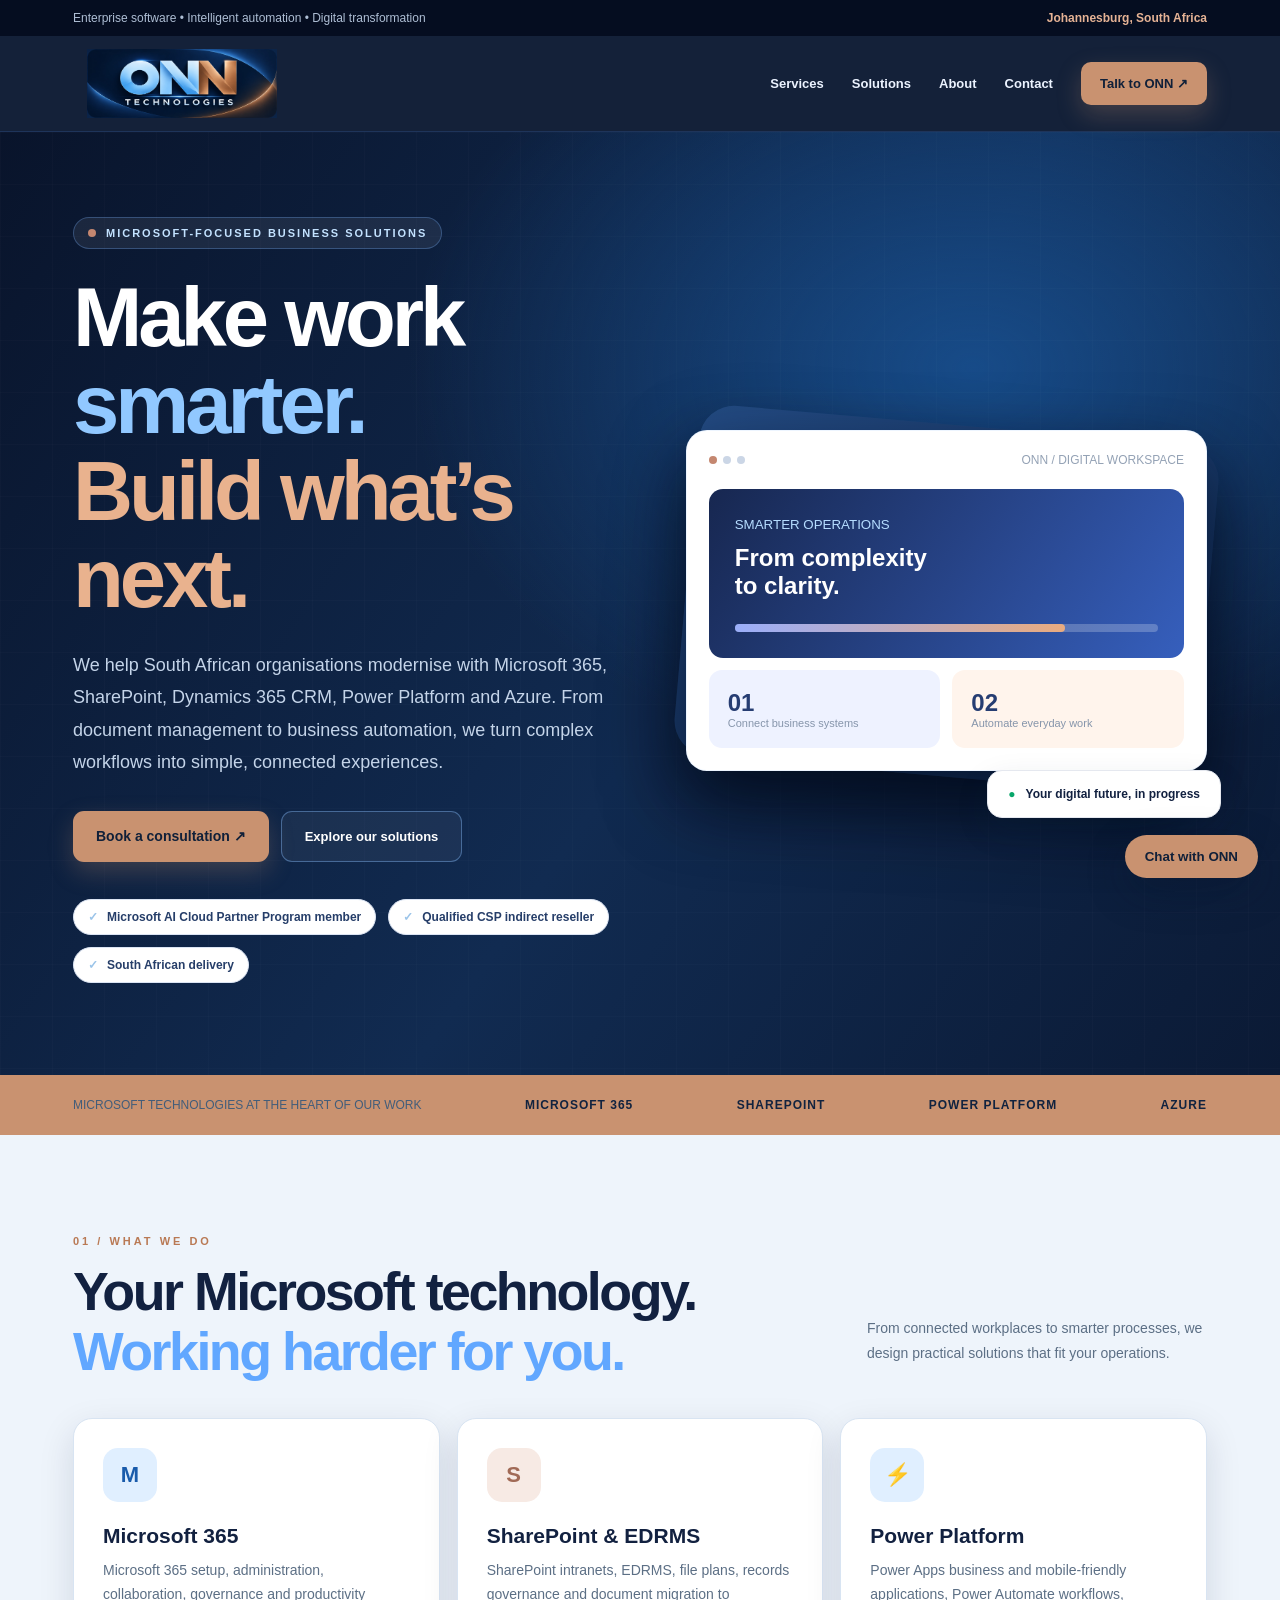
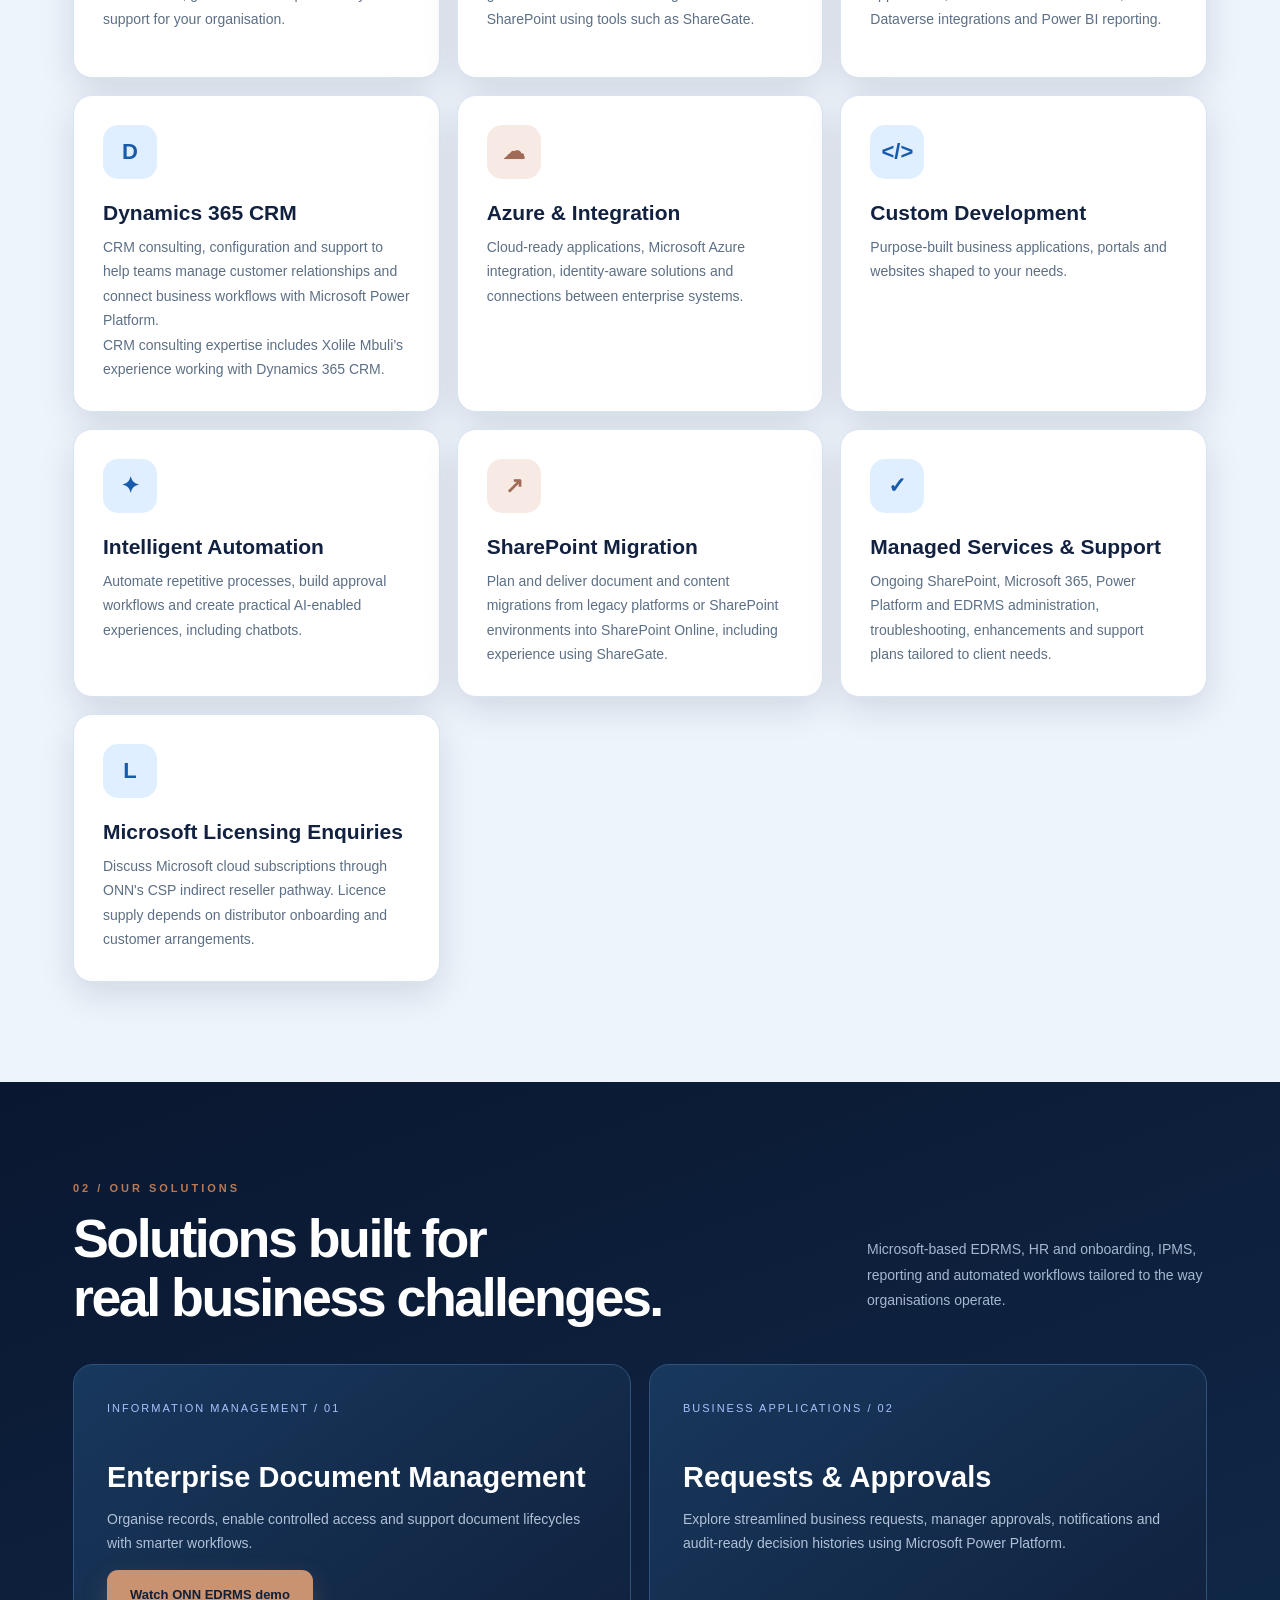
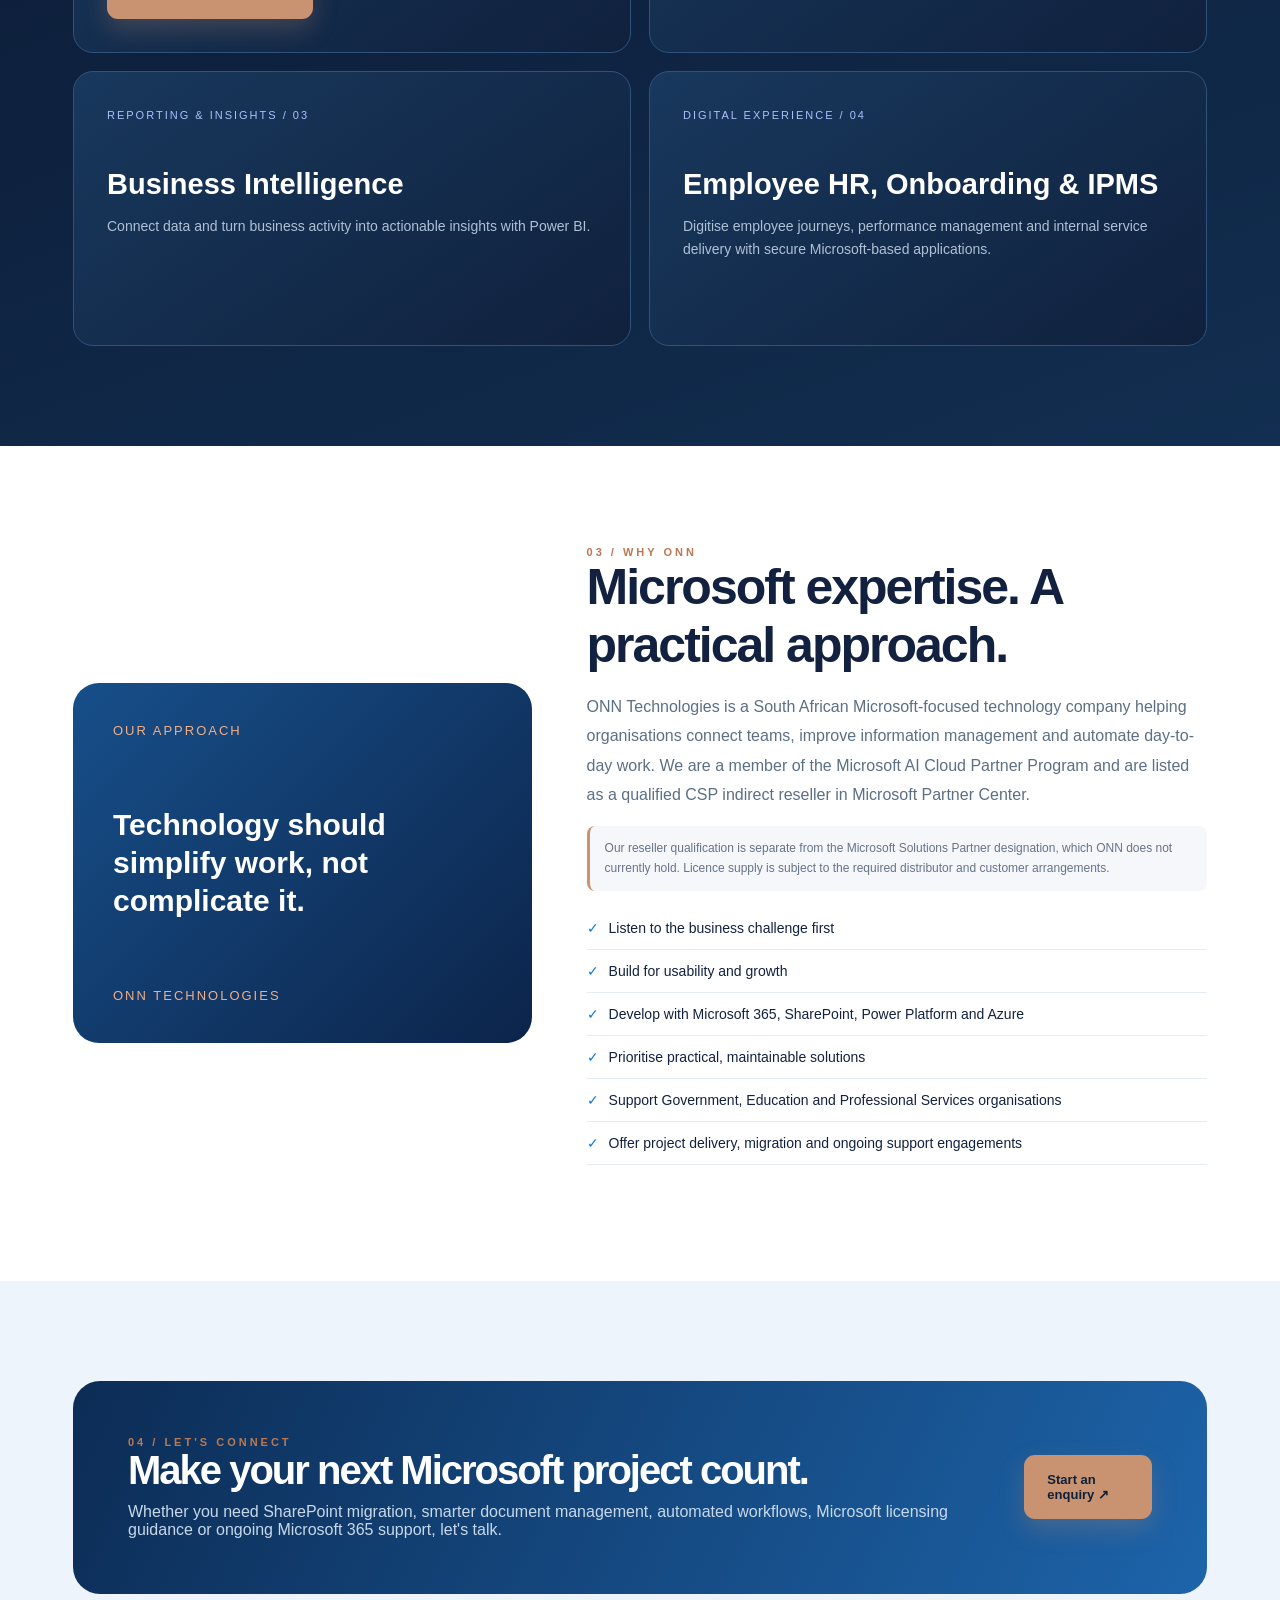
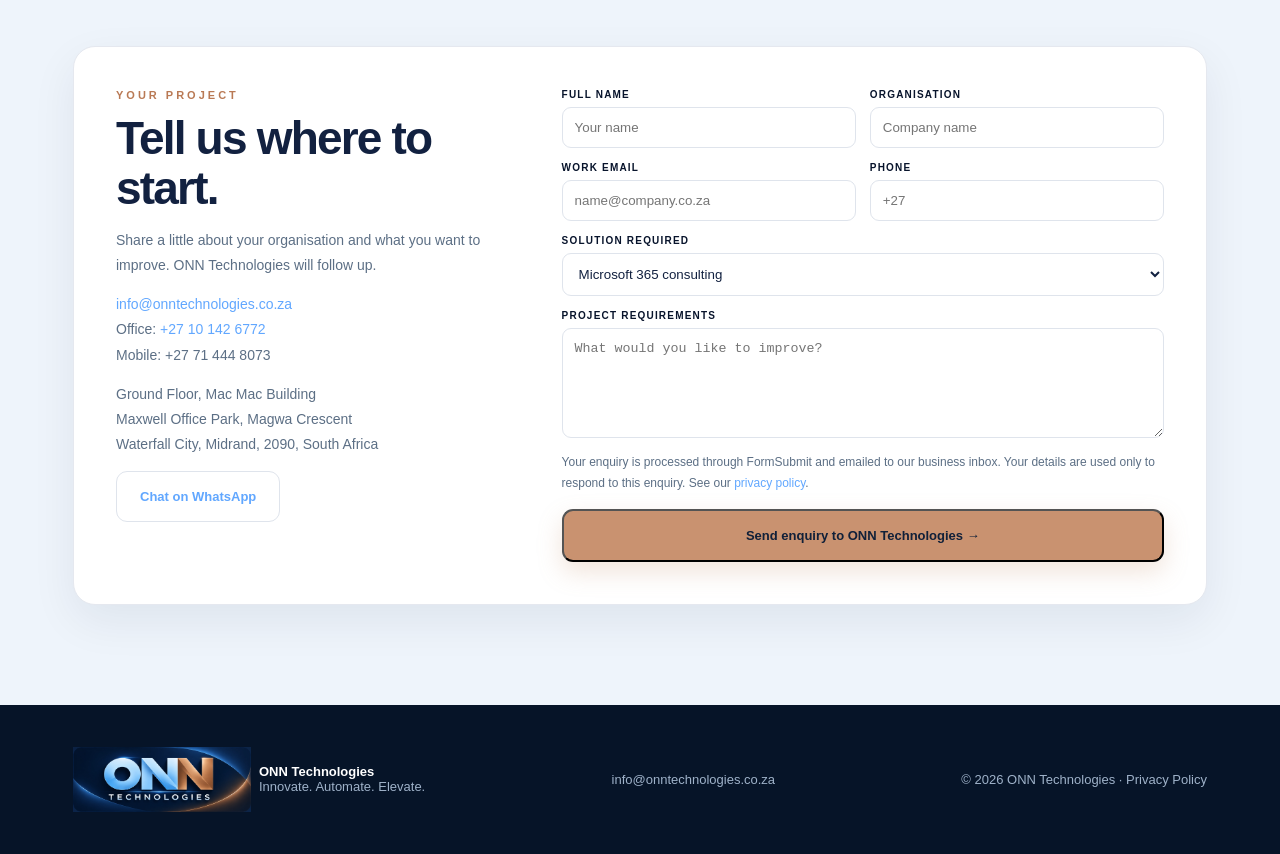
<file: index.html>
<!doctype html>
<html lang="en">
<head>
  <meta charset="utf-8"><meta name="viewport" content="width=device-width,initial-scale=1">
  <meta name="theme-color" content="#071f47">
  <link rel="icon" href="/favicon.ico?v=20261018" sizes="any">
  <link rel="icon" type="image/png" sizes="16x16" href="/favicon-16x16.png?v=20261018">
  <link rel="icon" type="image/png" sizes="32x32" href="/favicon-32x32.png?v=20261018">
  <link rel="apple-touch-icon" sizes="180x180" href="/apple-touch-icon.png?v=20261018">
  <meta name="description" content="ONN Technologies builds Microsoft-powered business solutions across Microsoft 365, SharePoint, Dynamics 365 CRM, Power Platform, Azure and EDRMS, with custom software, AI and intelligent automation in South Africa.">
  <link rel="canonical" href="https://onntechnologies.co.za/">
  <meta name="robots" content="index,follow,max-image-preview:large">
  <meta property="og:type" content="website">
  <meta property="og:site_name" content="ONN Technologies">
  <meta property="og:url" content="https://onntechnologies.co.za/">
  <meta property="og:title" content="ONN Technologies | Microsoft Business Solutions">
  <meta property="og:description" content="ONN Technologies builds Microsoft-powered business solutions across Microsoft 365, SharePoint, Dynamics 365 CRM, Power Platform, Azure and EDRMS, with custom software, AI and intelligent automation in South Africa.">
  <meta property="og:image" content="https://onntechnologies.co.za/images/onn-social-card.png">
  <meta property="og:image:secure_url" content="https://onntechnologies.co.za/images/onn-social-card.png">
  <meta property="og:image:type" content="image/png">
  <meta property="og:image:width" content="1200">
  <meta property="og:image:height" content="630">
  <meta property="og:image:alt" content="ONN Technologies — Microsoft-powered business solutions. Microsoft 365, SharePoint, Power Platform, Azure, EDRMS and intelligent automation. Custom software &amp; AI. Built around your business.">
  <meta name="twitter:card" content="summary_large_image">
  <meta name="twitter:title" content="ONN Technologies | Microsoft Business Solutions">
  <meta name="twitter:description" content="ONN Technologies builds Microsoft-powered business solutions across Microsoft 365, SharePoint, Dynamics 365 CRM, Power Platform, Azure and EDRMS, with custom software, AI and intelligent automation in South Africa.">
  <meta name="twitter:image" content="https://onntechnologies.co.za/images/onn-social-card.png">
  <meta name="twitter:image:alt" content="ONN Technologies — Microsoft-powered business solutions. Microsoft 365, SharePoint, Power Platform, Azure, EDRMS and intelligent automation. Custom software &amp; AI. Built around your business.">
  <script type="application/ld+json">{"@context":"https://schema.org","@type":"Organization","name":"ONN Technologies","url":"https://onntechnologies.co.za/","email":"info@onntechnologies.co.za","description":"ONN Technologies builds Microsoft-powered business solutions across Microsoft 365, SharePoint, Dynamics 365 CRM, Power Platform, Azure and EDRMS, with custom software, AI and intelligent automation in South Africa.","areaServed":{"@type":"Country","name":"South Africa"}}</script>
  <!-- Google Analytics 4: ONN Technologies -->
  <script async src="https://www.googletagmanager.com/gtag/js?id=G-RWSY60K7QZ"></script>
  <script>
    window.dataLayer = window.dataLayer || [];
    function gtag(){dataLayer.push(arguments);}
    gtag('js', new Date());
    gtag('config', 'G-RWSY60K7QZ');
  </script>
  <title>ONN Technologies | Microsoft Business Solutions</title>
  <style>
:root{--navy:#101b34;--blue:#315fd1;--orange:#d9794c;--pale:#f7f7f5;--text:#24304a;--sub:#68758a}*{box-sizing:border-box}html{scroll-behavior:smooth}body{margin:0;font-family:Inter,Segoe UI,Arial,sans-serif;color:var(--text);background:#fff}a{text-decoration:none;color:inherit}.wrap{max-width:1190px;margin:auto;padding:0 28px}.bar{height:36px;background:#10182c;color:#d3d9e7;font-size:12px;display:flex;align-items:center}.bar .wrap{width:100%;display:flex;justify-content:space-between}.bar strong{color:#ffc0a0}.nav{position:sticky;top:0;z-index:20;background:#ffffffed;backdrop-filter:blur(15px);border-bottom:1px solid #e8e9ee}.navin{height:78px;display:flex;align-items:center;justify-content:space-between}.brand{display:flex;align-items:center;gap:12px;font-weight:900;font-size:23px;letter-spacing:-1.1px;color:var(--navy)}.logomark{height:46px;width:46px;background:linear-gradient(140deg,#14224a,#467bec 65%,#d9794c);border-radius:14px;display:grid;place-items:center;color:white;box-shadow:0 10px 20px #1468e52e;font-size:26px}.brand small{display:block;font-size:9px;letter-spacing:4px;color:#8192a9;margin-top:-4px}.brand em{color:var(--orange);font-style:normal}.navlinks{display:flex;gap:28px;align-items:center;font-size:13px;font-weight:700}.navlinks a:hover{color:var(--blue)}.navlinks .call{color:white;background:var(--navy);padding:14px 19px;border-radius:10px}.menu{display:none;background:none;border:0;font-size:27px}.hero{background:linear-gradient(150deg,#f0f3fd 0,#fff 62%,#fff8f1 100%);overflow:hidden}.heroin{min-height:680px;display:grid;grid-template-columns:1.04fr .96fr;gap:48px;align-items:center;padding-top:85px;padding-bottom:92px}.tag{display:inline-flex;align-items:center;gap:10px;border:1px solid #dce2f3;padding:9px 14px;border-radius:25px;background:white;font-size:11px;letter-spacing:2px;font-weight:850;color:#3157a2}.tag:before{content:"";height:8px;width:8px;background:var(--orange);border-radius:50%}h1{font-size:clamp(47px,5.8vw,78px);line-height:1.045;letter-spacing:-4.5px;color:var(--navy);margin:26px 0}h1 span{color:var(--blue)}h1 em{color:var(--orange);font-style:normal}.lead{color:var(--sub);font-size:18px;line-height:1.8;max-width:570px}.buttons{display:flex;gap:12px;flex-wrap:wrap;margin-top:33px}.btn{padding:17px 23px;border-radius:11px;font-weight:800;font-size:13px;display:inline-block;transition:.2s}.btn:hover{transform:translateY(-3px)}.btn-primary{color:white;background:var(--orange);box-shadow:0 15px 28px #d9794c3f}.btn-outline{background:white;border:1px solid #dfe4ec}.trust{display:flex;gap:18px;flex-wrap:wrap;margin-top:37px;color:#73849b;font-size:12px}.trust span:before{content:'✓';color:#1a8c72;margin-right:7px}.art{position:relative;padding:35px 0}.art:before{content:'';position:absolute;inset:30px 0;background:linear-gradient(145deg,#151e3e,#294275);border-radius:35px;transform:rotate(5deg);box-shadow:0 35px 55px #09264e37}.dashboard{position:relative;background:#fff;border-radius:21px;box-shadow:0 24px 55px #0f30604f;padding:22px}.dashbar{display:flex;justify-content:space-between;align-items:center;font-size:12px;color:#94a2b5}.dots{display:flex;gap:6px}.dots i{width:8px;height:8px;border-radius:50%;background:#cbd6e6}.dots i:first-child{background:var(--orange)}.dashhero{background:linear-gradient(130deg,#17294f,#3765ce);padding:26px;border-radius:14px;margin-top:22px;color:white}.dashhero small{color:#b5dcff}.dashhero h3{font-size:24px;margin:11px 0 24px}.track{height:8px;border-radius:20px;background:#ffffff3a}.track:before{content:'';display:block;height:100%;width:78%;background:linear-gradient(90deg,#9aaefa,#e9ab7f);border-radius:20px}.stats{display:grid;grid-template-columns:1fr 1fr;gap:12px;margin-top:12px}.stat{background:#eef2ff;padding:19px;border-radius:13px}.stat:nth-child(2){background:#fff4ec}.stat strong{font-size:24px;color:#263d72}.stat span{display:block;font-size:11px;color:#8695ab}.float{position:absolute;right:-14px;bottom:-12px;background:white;border:1px solid #e5e8ef;border-radius:15px;padding:16px 20px;box-shadow:0 13px 33px #092b4e22;font-size:12px;font-weight:800}.float b{color:#08a66a;margin-right:7px}.ribbon{background:#101b35;color:#d5e4f6}.ribbonin{display:flex;justify-content:space-between;align-items:center;padding-top:23px;padding-bottom:23px;gap:24px;flex-wrap:wrap}.ribbon b{font-size:12px;letter-spacing:1px}.ribbon p{color:#93a7c2;font-size:12px;margin:0}.section{padding:100px 0}.section.light{background:var(--pale)}.section.dark{background:#111c35;color:white}.sectionlabel{color:var(--orange);font-size:11px;letter-spacing:3px;font-weight:900}.heading{display:flex;align-items:end;justify-content:space-between;gap:25px;margin:15px 0 37px}.heading h2{font-size:clamp(35px,4.2vw,56px);line-height:1.1;letter-spacing:-2.5px;max-width:690px;margin:0}.heading h2 em{color:var(--blue);font-style:normal}.heading p{max-width:340px;color:var(--sub);font-size:14px;line-height:1.8}.cards{display:grid;grid-template-columns:repeat(3,1fr);gap:17px}.card{background:white;border:1px solid #e5e8ef;padding:29px;border-radius:19px;min-height:260px;transition:.2s}.card:hover{transform:translateY(-5px);box-shadow:0 22px 45px #123b7214}.ico{width:54px;height:54px;border-radius:15px;background:#e9edff;display:grid;place-items:center;color:var(--blue);font-size:22px;font-weight:850}.card:nth-child(3n+2) .ico{background:#fff0e7;color:var(--orange)}.card h3{font-size:21px;margin:22px 0 10px}.card p{color:var(--sub);font-size:14px;line-height:1.75;margin:0}.dark .heading p{color:#a5b8d1}.solutiongrid{display:grid;grid-template-columns:repeat(2,1fr);gap:18px}.solution{padding:33px;background:linear-gradient(130deg,#202e55,#121f3c);border:1px solid #34466e;border-radius:20px;min-height:275px}.solution small{font-size:11px;color:#acc0ff;letter-spacing:2px}.solution h3{font-size:29px;margin:45px 0 12px}.solution p{font-size:14px;color:#b0c1d6;line-height:1.7}.aboutgrid{display:grid;grid-template-columns:.85fr 1.15fr;gap:55px;align-items:center}.quote{min-height:360px;border-radius:26px;padding:40px;background:linear-gradient(150deg,#355ed1,#17274f);color:white;display:flex;flex-direction:column;justify-content:space-between}.quote strong{font-size:30px;line-height:1.27}.quote span{color:#f1ae86;font-size:13px;letter-spacing:2px}.aboutgrid h2{font-size:50px;letter-spacing:-2px;margin:0 0 18px}.aboutgrid p{color:var(--sub);line-height:1.85}.points{padding:0;list-style:none}.points li{padding:13px 0;border-bottom:1px solid #e4ecf5;font-size:14px}.points li:before{content:'✓';color:#0b78dd;margin-right:10px}.cta{background:linear-gradient(120deg,#0a2550,#0e4a94);border-radius:27px;padding:55px;color:white;display:flex;justify-content:space-between;align-items:center;gap:35px}.cta h2{font-size:40px;letter-spacing:-2px;margin:0 0 10px}.cta p{color:#c8d9eb;margin:0}.footer{background:#061428;color:#9fb2c9;padding:42px 0;font-size:13px}.footerin{display:flex;justify-content:space-between;align-items:center;gap:30px;flex-wrap:wrap}.footer strong{color:white} .preview{position:fixed;bottom:18px;left:18px;z-index:40;background:#ffeddb;color:#71400a;border:1px solid #ffd4a2;border-radius:12px;padding:10px 15px;font-weight:800;font-size:12px;box-shadow:0 10px 24px #0002} @media(max-width:850px){.heroin,.aboutgrid{grid-template-columns:1fr}.art{max-width:560px;margin:auto;width:100%}.cards{grid-template-columns:repeat(2,1fr)}.heading{display:block}.menu{display:block}.navlinks{display:none;position:absolute;top:78px;left:0;right:0;background:white;padding:25px;box-shadow:0 15px 30px #0001;flex-direction:column}.navlinks.open{display:flex}.ribbonin{justify-content:center}}@media(max-width:600px){.wrap{padding:0 20px}.bar{display:none}.heroin{padding-top:55px}h1{letter-spacing:-2.6px}.cards,.solutiongrid{grid-template-columns:1fr}.section{padding:65px 0}.heading h2,.aboutgrid h2{font-size:38px}.cta{display:block;padding:32px}.cta h2{font-size:31px}.cta .btn{margin-top:22px}.float{right:0}.ribbonin{justify-content:flex-start}.preview{font-size:10px}}

/* Refined ONN signature palette: sapphire, ink, ivory, muted copper */
:root{--navy:#101b34;--blue:#315fd1;--orange:#d9794c;--pale:#f7f7f5;--text:#24304a;--sub:#68758a}
.hero{background:radial-gradient(circle at 80% 10%,#e7ecff 0,transparent 43%),linear-gradient(140deg,#f9faff,#fff 65%,#fff5ee)}
.btn-primary{background:linear-gradient(125deg,#ce6c41,#e48b61);box-shadow:0 13px 30px #d9794c36}
.logomark{background:linear-gradient(140deg,#12234a,#3765ce 70%,#d9794c)}
.card{box-shadow:0 5px 25px #19264a08}.card:hover{border-color:#b9c8f6;box-shadow:0 22px 48px #273f7e1b}
.art:before{background:linear-gradient(150deg,#111c35,#273e72)}
.dashhero{background:linear-gradient(125deg,#172750,#365fbd)}
.section.dark{background:linear-gradient(145deg,#101b34,#182749)}
.solution{background:linear-gradient(145deg,#1b2b51,#14213e);border-color:#34476f}
:focus-visible{outline:3px solid #315fd1;outline-offset:3px}

/* VISIBLY DISTINCT SECOND COLOUR DIRECTION — deep midnight editorial */
:root{--navy:#08142c;--blue:#61a7ff;--orange:#ffad69;--pale:#edf4fa;--text:#122140;--sub:#5c6f85}
.bar{background:#050d20;color:#aebed4}
.nav{background:#0b1831f5;border-color:#1e345a}.brand{color:#fff}.brand small{color:#a7bddd}.navlinks{color:#ecf3ff}.navlinks .call{background:#ffa766;color:#142344}.menu{color:white}
.hero{background:radial-gradient(ellipse at 76% 25%,#174b88 0%,transparent 41%),linear-gradient(125deg,#09142b 0%,#112b51 55%,#0b1a35 100%)!important;position:relative}
.hero:before{content:'';position:absolute;inset:0;opacity:.35;pointer-events:none;background-image:linear-gradient(#ffffff0c 1px,transparent 1px),linear-gradient(90deg,#ffffff0c 1px,transparent 1px);background-size:52px 52px}
.heroin{position:relative;min-height:740px}
.hero h1{color:#fff;font-size:clamp(57px,6.5vw,90px);letter-spacing:-4px}
.hero h1 span{color:#8dc3ff}.hero h1 em{color:#ffb777}
.hero .lead{color:#c4d4e9}.hero .trust{color:#bdcce0}.hero .trust span:before{color:#ffa766}
.hero .tag{background:#ffffff12;border-color:#6da3e955;color:#c3e2ff}
.hero .btn-primary{background:#ffa766;color:#12213e;box-shadow:0 12px 35px #f7995840}
.hero .btn-outline{background:#ffffff0d;border-color:#88bfff66;color:#fff}
.art:before{background:linear-gradient(145deg,#234b83,#0d254b)!important;box-shadow:0 38px 70px #02081680}
.dashboard{border:1px solid #bddaff44;box-shadow:0 32px 76px #02071690}
.logomark{background:linear-gradient(130deg,#316ac3,#80bbff 65%,#ffa766)}
.ribbon{background:#f5a66b;color:#10203d}.ribbon p{color:#32435d}
.section.light{background:#eef4fb}.sectionlabel{color:#c36a2a}
.section.dark{background:linear-gradient(160deg,#0a1730,#122e50)!important}
.card{border:1px solid #d8e4f2;box-shadow:0 12px 35px #071b3920}.card:hover{border-color:#83b9f1}
.ico{background:#e0efff;color:#195bab}.card:nth-child(3n+2) .ico{background:#fff0e2;color:#bd6c2c}
.solution{background:linear-gradient(145deg,#18385d,#10213d);border-color:#2f537d}
.quote{background:linear-gradient(135deg,#174f8a,#0c244a)}
.cta{background:linear-gradient(115deg,#0c2c55,#1d64aa)}.cta .btn-primary{background:#ffad69;color:#132441}
.preview{background:#102c56;color:#fff;border-color:#69a2dd}
@media(max-width:850px){.navlinks{background:#0b1831;color:#fff}}

/* Softer copper accents — client preview, no changes to live site */
:root{--orange:#C48770}
.hero h1 em{color:#E0B5A2}
.hero .btn-primary,.cta .btn-primary{background:#C48770;color:#101c31;box-shadow:0 12px 30px #985e4b30}
.navlinks .call{background:#3E77B8;color:#fff}
.ribbon{background:#D5E4F3;color:#11233F}.ribbon p{color:#425D7A}
.hero .trust span:before{color:#9BC4E9}
.tag:before,.dots i:first-child{background:#C48770}
.logomark{background:linear-gradient(135deg,#204377,#5788C2 75%,#C48770)}
.sectionlabel{color:#B87961}
.card:nth-child(3n+2) .ico{background:#F7EAE4;color:#A16A56}
.preview{background:#102c56;color:#fff}
.original-logo{display:block;width:78px;height:78px;object-fit:contain;border-radius:16px;box-shadow:0 4px 15px rgba(16,27,52,.12)}.navin{height:92px}.visually-hidden{position:absolute;width:1px;height:1px;padding:0;margin:-1px;overflow:hidden;clip:rect(0,0,0,0);white-space:nowrap;border:0}@media(max-width:720px){.original-logo{width:60px;height:60px}.navin{height:76px}}
 .footer-identity{display:flex;align-items:center;gap:8px}

/* ONN premium Microsoft-focused refinement */
:root{--orange:#c99270!important}
.bar strong{color:#e6b395!important}
.nav{background:#0b1831f5!important}
.onn-wordmark{display:flex;flex-direction:column;align-items:flex-start;justify-content:center;line-height:1;width:190px;min-height:65px;color:#eaf4ff}
.onn-letters{font-size:48px;letter-spacing:-6px;font-weight:900;font-family:Segoe UI,Arial,sans-serif;color:#91c8ff}.onn-letters span{color:#c99270}
.onn-caption{letter-spacing:4.1px;font-weight:750;font-size:12px;color:#eef4ff;padding-left:4px;margin-top:3px}
.hero h1 em{color:#e9b28e!important}.hero h1 span{color:#91c8ff!important}
.btn-primary,.navlinks .call{background:#c99270!important;color:#102039!important;box-shadow:0 10px 24px #c9927040!important}
.ribbon{background:#c99270!important}
.sectionlabel{color:#b97954!important}
@media(max-width:600px){.onn-letters{font-size:38px}.onn-caption{font-size:10px}.onn-wordmark{width:150px}.hero h1{font-size:49px}}

</style>
<style> .brand img{width:190px!important;max-height:72px;object-fit:contain} .navin{min-height:88px;height:auto;padding-top:8px;padding-bottom:8px} .footer-identity img{width:178px!important} @media(max-width:600px){.brand img{width:155px!important}.navin{min-height:74px}} 

/* ONN premium Microsoft-focused refinement */
:root{--orange:#c99270!important}
.bar strong{color:#e6b395!important}
.nav{background:#0b1831f5!important}
.onn-wordmark{display:flex;flex-direction:column;align-items:flex-start;justify-content:center;line-height:1;width:190px;min-height:65px;color:#eaf4ff}
.onn-letters{font-size:48px;letter-spacing:-6px;font-weight:900;font-family:Segoe UI,Arial,sans-serif;color:#91c8ff}.onn-letters span{color:#c99270}
.onn-caption{letter-spacing:4.1px;font-weight:750;font-size:12px;color:#eef4ff;padding-left:4px;margin-top:3px}
.hero h1 em{color:#e9b28e!important}.hero h1 span{color:#91c8ff!important}
.btn-primary,.navlinks .call{background:#c99270!important;color:#102039!important;box-shadow:0 10px 24px #c9927040!important}
.ribbon{background:#c99270!important}
.sectionlabel{color:#b97954!important}
@media(max-width:600px){.onn-letters{font-size:38px}.onn-caption{font-size:10px}.onn-wordmark{width:150px}.hero h1{font-size:49px}}


.live-contact{display:grid;grid-template-columns:.8fr 1.2fr;gap:44px;align-items:start;margin-top:52px;padding:42px;background:#fff;border:1px solid #e5e8ef;border-radius:22px;box-shadow:0 16px 45px #12213e12}
.live-contact h2{font-size:clamp(30px,3.8vw,46px);line-height:1.1;letter-spacing:-1.8px;margin:12px 0}
.live-contact p{color:var(--sub);font-size:14px;line-height:1.8}.live-contact a{color:var(--blue)}
.contact-form{display:grid;grid-template-columns:1fr 1fr;gap:14px}
.contact-form .field{display:flex;flex-direction:column;gap:7px}
.contact-form .field.full,.contact-form .full{grid-column:1/-1}
.contact-form label{font-size:10px;letter-spacing:1.2px;font-weight:850;color:var(--navy)}
.contact-form input,.contact-form select,.contact-form textarea{width:100%;border:1px solid #dfe4ec;border-radius:9px;padding:12px;background:#fff;color:var(--text)}
.contact-form textarea{min-height:110px;resize:vertical}
.contact-form .privacy{font-size:12px;color:var(--sub);margin:0}.contact-form .status{display:none;font-size:13px;margin:0}
.contact-form button:disabled{opacity:.65;cursor:wait}
@media(max-width:850px){.live-contact{grid-template-columns:1fr;gap:22px}}
@media(max-width:600px){.live-contact{padding:24px}.contact-form{grid-template-columns:1fr}.contact-form .field.full,.contact-form .full{grid-column:auto}}

/* Spacious ONN lockup aligned to the supplied reference */
.brand{min-width:210px;padding:5px 14px}
.onn-wordmark{width:100%;min-height:72px;align-items:center;gap:2px;padding:5px 8px}
.onn-letters{font-size:52px;letter-spacing:-5px;line-height:.92}
.onn-caption{font-size:10px;letter-spacing:4.8px;padding-left:5px;margin-top:7px}
.footer-identity .onn-wordmark{width:200px;min-height:76px;align-items:center}
@media(max-width:720px){
  .brand{min-width:0;padding:3px 8px}
  .onn-wordmark{width:166px;min-height:60px}
  .onn-letters{font-size:43px}
  .onn-caption{font-size:9px;letter-spacing:4.2px;margin-top:5px}
  .footer-identity .onn-wordmark{width:166px;min-height:62px}
}

.onn-logo-image{display:block;width:210px;max-width:100%;height:auto;object-fit:contain}
.footer-identity .onn-logo-image{width:200px}
@media(max-width:720px){.onn-logo-image{width:166px}.footer-identity .onn-logo-image{width:166px}}
 .partner-note{font-size:12px!important;line-height:1.7!important;color:#65738a!important;background:#f5f7fb;border-left:3px solid #c99270;border-radius:8px;padding:12px 15px} .trust{gap:12px} .trust span{display:inline-flex;align-items:center;background:#fff;border:1px solid #dbe4f3;border-radius:100px;padding:10px 14px;color:#263e69;font-weight:700} .trust span:before{margin-right:9px} .hero .btn-primary{font-size:14px} @media(max-width:600px){.trust span{font-size:11px}} </style><link rel="stylesheet" href="./chatbot.css?v=20261023-1"></head><body><div class="bar"><div class="wrap"><span>Enterprise software • Intelligent automation • Digital transformation</span><span><strong>Johannesburg, South Africa</strong></span></div></div><header class="nav"><div class="wrap navin"><a class="brand" href="#home"><img class="onn-logo-image" src="./onn-logo-brand.webp" alt="ONN Technologies"></a><button aria-label="Open menu" aria-expanded="false" aria-controls="links" class="menu" id="menu">☰</button><div class="navlinks" id="links"><a href="#services">Services</a><a href="#solutions">Solutions</a><a href="#about">About</a><a href="#contact">Contact</a><a class="call" href="#contact">Talk to ONN ↗</a></div></div></header><main><section class="hero" id="home"><div class="wrap heroin"><div><span class="tag">MICROSOFT-FOCUSED BUSINESS SOLUTIONS</span><h1>Make work <span>smarter.</span><br/><em>Build what’s next.</em></h1><p class="lead">We help South African organisations modernise with Microsoft 365, SharePoint, Dynamics 365 CRM, Power Platform and Azure. From document management to business automation, we turn complex workflows into simple, connected experiences.</p><div class="buttons"><a class="btn btn-primary" href="#contact">Book a consultation ↗</a><a class="btn btn-outline" href="#solutions">Explore our solutions</a></div><div class="trust"><span>Microsoft AI Cloud Partner Program member</span><span>Qualified CSP indirect reseller</span><span>South African delivery</span></div></div><div class="art"><div class="dashboard"><div class="dashbar"><div class="dots"><i></i><i></i><i></i></div>ONN / DIGITAL WORKSPACE</div><div class="dashhero"><small>SMARTER OPERATIONS</small><h3>From complexity<br/>to clarity.</h3><div class="track"></div></div><div class="stats"><div class="stat"><strong>01</strong><span>Connect business systems</span></div><div class="stat"><strong>02</strong><span>Automate everyday work</span></div></div></div><div class="float"><b>●</b> Your digital future, in progress</div></div></div></section><div class="ribbon"><div class="wrap ribbonin"><p>MICROSOFT TECHNOLOGIES AT THE HEART OF OUR WORK</p><b>MICROSOFT 365</b><b>SHAREPOINT</b><b>POWER PLATFORM</b><b>AZURE</b></div></div><section class="section light" id="services"><div class="wrap"><div class="sectionlabel">01 / WHAT WE DO</div><div class="heading"><h2>Your Microsoft technology. <em>Working harder for you.</em></h2><p>From connected workplaces to smarter processes, we design practical solutions that fit your operations.</p></div><div class="cards"><article class="card"><div class="ico">M</div><h3>Microsoft 365</h3><p>Microsoft 365 setup, administration, collaboration, governance and productivity support for your organisation.</p></article><article class="card"><div class="ico">S</div><h3>SharePoint &amp; EDRMS</h3><p>SharePoint intranets, EDRMS, file plans, records governance and document migration to SharePoint using tools such as ShareGate.</p></article><article class="card"><div class="ico">⚡</div><h3>Power Platform</h3><p>Power Apps business and mobile-friendly applications, Power Automate workflows, Dataverse integrations and Power BI reporting.</p></article><article class="card"><div class="ico">D</div><h3>Dynamics 365 CRM</h3><p>CRM consulting, configuration and support to help teams manage customer relationships and connect business workflows with Microsoft Power Platform.</p><p>CRM consulting expertise includes Xolile Mbuli’s experience working with Dynamics 365 CRM.</p></article><article class="card"><div class="ico">☁</div><h3>Azure &amp; Integration</h3><p>Cloud-ready applications, Microsoft Azure integration, identity-aware solutions and connections between enterprise systems.</p></article><article class="card"><div class="ico">&lt;/&gt;</div><h3>Custom Development</h3><p>Purpose-built business applications, portals and websites shaped to your needs.</p></article><article class="card"><div class="ico">✦</div><h3>Intelligent Automation</h3><p>Automate repetitive processes, build approval workflows and create practical AI-enabled experiences, including chatbots.</p></article><article class="card"><div class="ico">↗</div><h3>SharePoint Migration</h3><p>Plan and deliver document and content migrations from legacy platforms or SharePoint environments into SharePoint Online, including experience using ShareGate.</p></article><article class="card"><div class="ico">✓</div><h3>Managed Services &amp; Support</h3><p>Ongoing SharePoint, Microsoft 365, Power Platform and EDRMS administration, troubleshooting, enhancements and support plans tailored to client needs.</p></article><article class="card"><div class="ico">L</div><h3>Microsoft Licensing Enquiries</h3><p>Discuss Microsoft cloud subscriptions through ONN's CSP indirect reseller pathway. Licence supply depends on distributor onboarding and customer arrangements.</p></article></div></div></section><section class="section dark" id="solutions"><div class="wrap"><div class="sectionlabel">02 / OUR SOLUTIONS</div><div class="heading"><h2>Solutions built for <br/>real business challenges.</h2><p>Microsoft-based EDRMS, HR and onboarding, IPMS, reporting and automated workflows tailored to the way organisations operate.</p></div><div class="solutiongrid"><div class="solution"><small>INFORMATION MANAGEMENT / 01</small><h3>Enterprise Document Management</h3><p>Organise records, enable controlled access and support document lifecycles with smarter workflows.</p><a class="btn btn-primary" href="https://www.linkedin.com/feed/update/urn:li:activity:7519471505211170816" target="_blank" rel="noopener noreferrer" aria-label="Watch ONN EDRMS demo on LinkedIn (opens in a new tab)">Watch ONN EDRMS demo</a></div><div class="solution"><small>BUSINESS APPLICATIONS / 02</small><h3>Requests &amp; Approvals</h3><p>Explore streamlined business requests, manager approvals, notifications and audit-ready decision histories using Microsoft Power Platform.</p></div><div class="solution"><small>REPORTING &amp; INSIGHTS / 03</small><h3>Business Intelligence</h3><p>Connect data and turn business activity into actionable insights with Power BI.</p></div><div class="solution"><small>DIGITAL EXPERIENCE / 04</small><h3>Employee HR, Onboarding &amp; IPMS</h3><p>Digitise employee journeys, performance management and internal service delivery with secure Microsoft-based applications.</p></div></div></div></section><section class="section" id="about"><div class="wrap aboutgrid"><div class="quote"><span>OUR APPROACH</span><strong>Technology should simplify work, not complicate it.</strong><span>ONN TECHNOLOGIES</span></div><div><div class="sectionlabel">03 / WHY ONN</div><h2>Microsoft expertise. A practical approach.</h2><p>ONN Technologies is a South African Microsoft-focused technology company helping organisations connect teams, improve information management and automate day-to-day work. We are a member of the Microsoft AI Cloud Partner Program and are listed as a qualified CSP indirect reseller in Microsoft Partner Center.</p><p class="partner-note">Our reseller qualification is separate from the Microsoft Solutions Partner designation, which ONN does not currently hold. Licence supply is subject to the required distributor and customer arrangements.</p><ul class="points"><li>Listen to the business challenge first</li><li>Build for usability and growth</li><li>Develop with Microsoft 365, SharePoint, Power Platform and Azure</li><li>Prioritise practical, maintainable solutions</li><li>Support Government, Education and Professional Services organisations</li><li>Offer project delivery, migration and ongoing support engagements</li></ul></div></div></section><section class="section light" id="contact"><div class="wrap">
<div class="cta"><div><div class="sectionlabel">04 / LET'S CONNECT</div><h2>Make your next Microsoft project count.</h2><p>Whether you need SharePoint migration, smarter document management, automated workflows, Microsoft licensing guidance or ongoing Microsoft 365 support, let's talk.</p></div><a class="btn btn-primary" href="#enquiryForm">Start an enquiry ↗</a></div>
<div class="live-contact"><div><div class="sectionlabel">YOUR PROJECT</div><h2>Tell us where to start.</h2><p>Share a little about your organisation and what you want to improve. ONN Technologies will follow up.</p><p><a href="mailto:info@onntechnologies.co.za">info@onntechnologies.co.za</a><br>Office: <a href="tel:+27101426772">+27 10 142 6772</a><br>Mobile: +27 71 444 8073</p><p>Ground Floor, Mac Mac Building<br>Maxwell Office Park, Magwa Crescent<br>Waterfall City, Midrand, 2090, South Africa</p><a class="btn btn-outline" href="https://wa.me/27714448073">Chat on WhatsApp</a></div>
<form id="contactForm" class="contact-form" action="https://formsubmit.co/ajax/info@onntechnologies.co.za" method="POST"><input type="hidden" name="_subject" value="New ONN Technologies website enquiry"><input type="hidden" name="_template" value="table"><input type="hidden" name="_captcha" value="false"><input type="text" name="_honey" aria-hidden="true" style="display:none" tabindex="-1" autocomplete="off">
<div class="field"><label for="name">FULL NAME</label><input id="name" name="name" required placeholder="Your name"></div><div class="field"><label for="company">ORGANISATION</label><input id="company" name="company" placeholder="Company name"></div>
<div class="field"><label for="email">WORK EMAIL</label><input id="email" name="email" required type="email" placeholder="name@company.co.za"></div><div class="field"><label for="phone">PHONE</label><input id="phone" name="phone" placeholder="+27"></div>
<div class="field full"><label for="service">SOLUTION REQUIRED</label><select id="service" name="service"><option>Microsoft 365 consulting</option><option>SharePoint &amp; EDRMS</option><option>Dynamics 365 CRM</option><option>Power Platform</option><option>Azure &amp; Integration</option><option>Custom Development</option><option>Intelligent Automation</option><option>SharePoint migration / ShareGate</option><option>Managed services &amp; ongoing support</option><option>Microsoft licensing enquiry</option><option>Other</option></select></div>
<div class="field full"><label for="message">PROJECT REQUIREMENTS</label><textarea id="message" name="message" placeholder="What would you like to improve?"></textarea></div>
<p class="privacy full">Your enquiry is processed through FormSubmit and emailed to our business inbox. Your details are used only to respond to this enquiry. See our <a href="/privacy-policy">privacy policy</a>.</p><button class="btn btn-primary full" type="submit">Send enquiry to ONN Technologies <span>→</span></button><p class="status full" id="status" role="status" aria-live="polite">Thank you for contacting ONN Technologies.</p>
</form></div></div></section></main><footer class="footer"><div class="wrap footerin"><div><div class="footer-identity"><img class="onn-logo-image" src="./onn-logo-brand.webp" alt="ONN Technologies"><div><strong>ONN Technologies</strong><div>Innovate. Automate. Elevate.</div></div></div></div><div>info@onntechnologies.co.za</div><div>© 2026 ONN Technologies · <a href="/privacy-policy">Privacy Policy</a></div></div></footer><script>
const contactForm=document.getElementById('contactForm'),contactStatus=document.getElementById('status');
contactForm?.addEventListener('submit',async event=>{
 event.preventDefault();if(!contactForm.reportValidity())return;
 const sendButton=contactForm.querySelector('button[type="submit"]'),originalLabel=sendButton.innerHTML;
 sendButton.disabled=true;sendButton.textContent='Sending enquiry…';contactStatus.style.display='none';contactStatus.setAttribute('role','status');
 try{
  const response=await fetch(contactForm.action,{method:'POST',headers:{'Content-Type':'application/json','Accept':'application/json'},body:JSON.stringify(Object.fromEntries(new FormData(contactForm).entries()))});
  const result=await response.json();if(!response.ok||result.success===false||result.success==='false')throw new Error('Submission was not accepted');
  contactForm.reset();contactStatus.textContent='Thank you for contacting ONN Technologies. Your enquiry has been submitted successfully. We will be in touch soon.';contactStatus.style.color='#138655';contactStatus.style.display='block';
  if(typeof window.gtag==='function')window.gtag('event','generate_lead',{event_category:'contact',method:'FormSubmit'});
 }catch(error){contactStatus.textContent='We could not send your enquiry. Please try again or email info@onntechnologies.co.za directly.';contactStatus.style.color='#b42318';contactStatus.style.display='block';contactStatus.setAttribute('role','alert')}
 finally{sendButton.disabled=false;sendButton.innerHTML=originalLabel}
});
const menu=document.getElementById('menu'),links=document.getElementById('links');
links?.querySelectorAll('a').forEach(link=>link.addEventListener('click',()=>{links.classList.remove('open');menu.setAttribute('aria-expanded','false');menu.setAttribute('aria-label','Open menu')}));
menu?.addEventListener('click',()=>{const isOpen=links?.classList.toggle('open');menu.setAttribute('aria-expanded',String(Boolean(isOpen)));menu.setAttribute('aria-label',isOpen?'Close menu':'Open menu')});
</script><script defer src="./chatbot.js?v=20261021-3"></script></body></html>
</file>
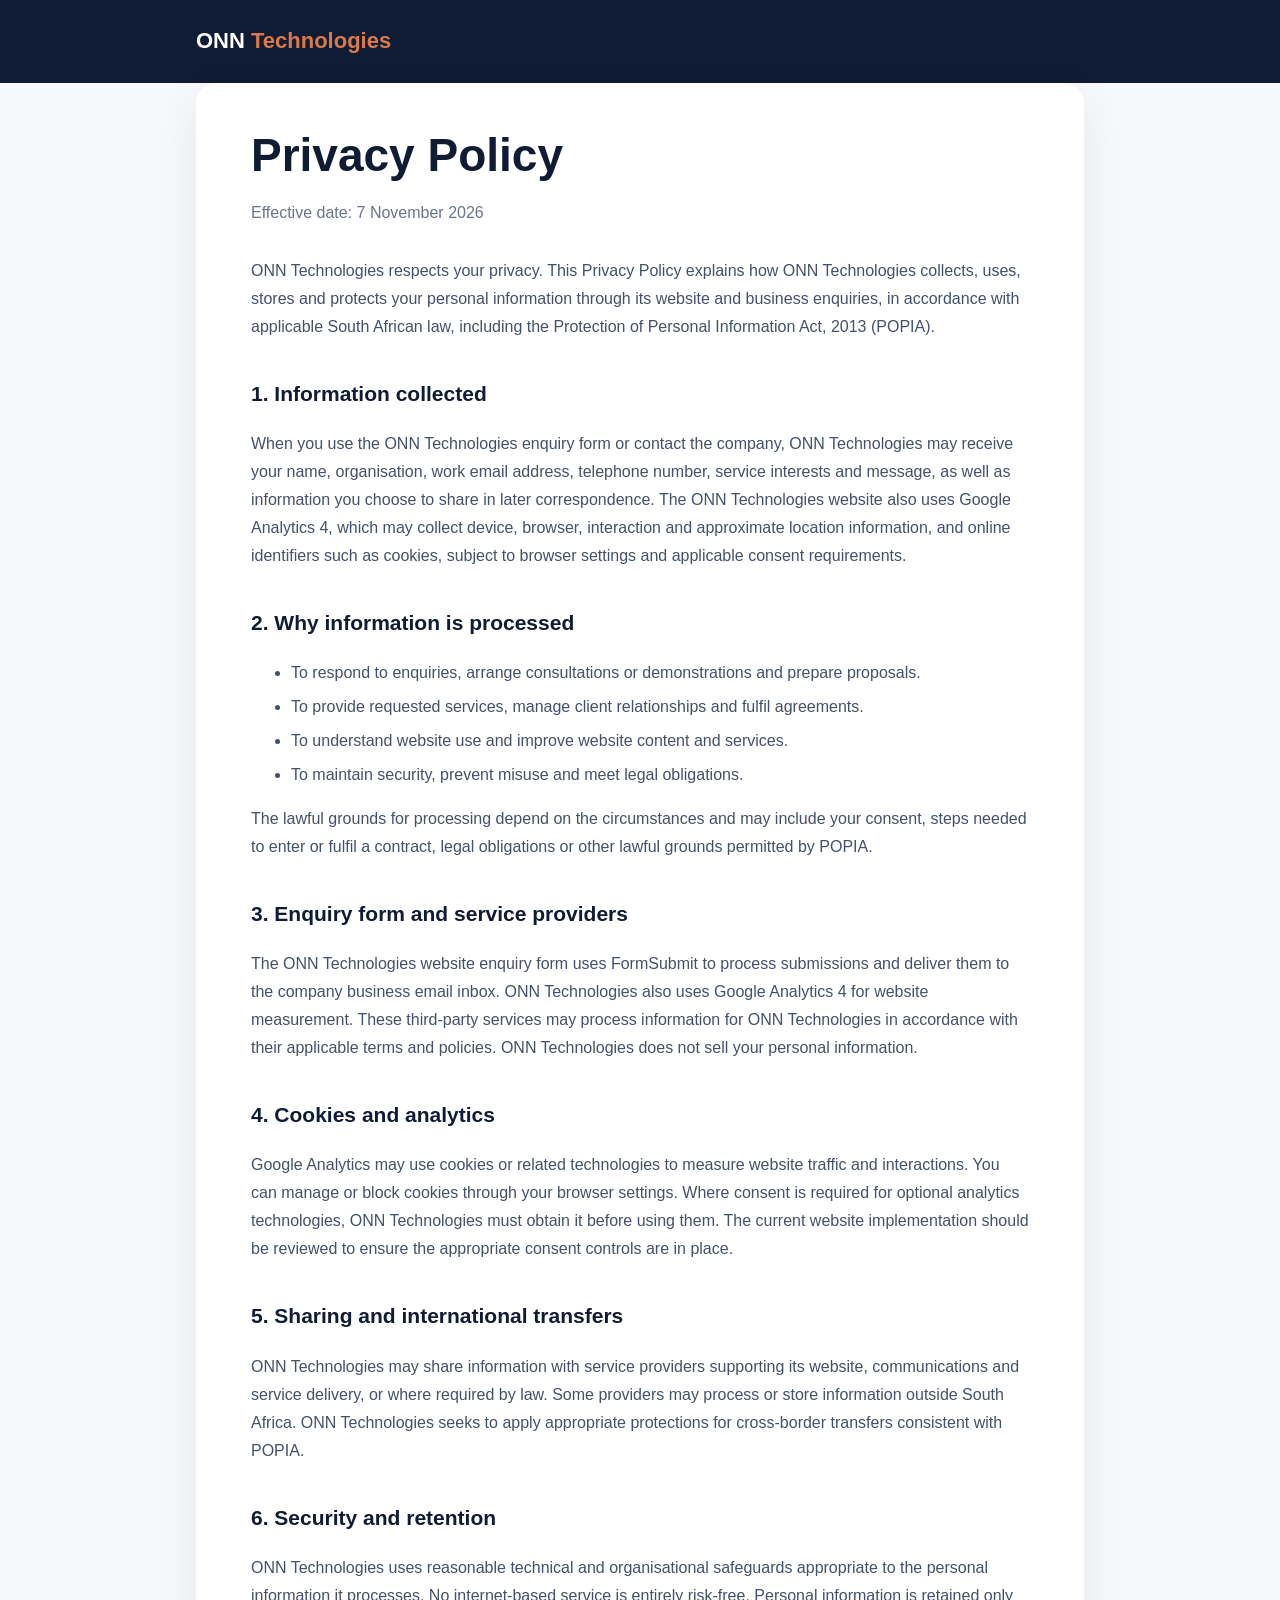
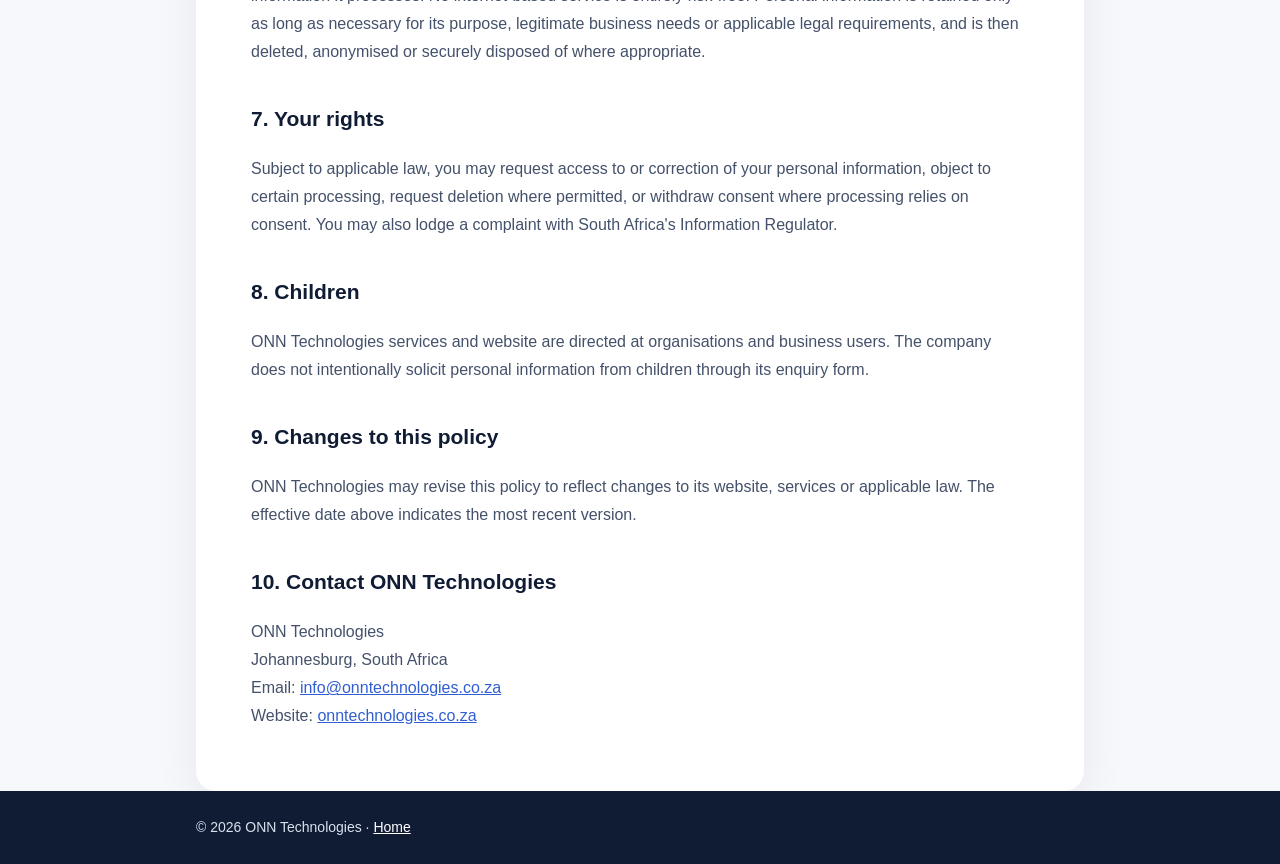
<file: privacy-policy.html>
<!doctype html>
<html lang="en">
<head>
<meta charset="utf-8"><meta name="viewport" content="width=device-width,initial-scale=1">
<title>Privacy Policy | ONN Technologies</title>
<meta name="description" content="How ONN Technologies collects, uses and safeguards personal information from website visitors and business enquiries.">
<link rel="canonical" href="https://onntechnologies.co.za/privacy-policy">
<style>
:root{--navy:#101b34;--blue:#315fd1;--orange:#d9794c;--text:#24304a;--muted:#68758a}
*{box-sizing:border-box}body{margin:0;font:16px/1.75 Inter,"Segoe UI",Arial,sans-serif;background:#f7f8fb;color:var(--text)}
header{background:var(--navy);color:white;padding:22px 0}.wrap{max-width:940px;margin:auto;padding:0 26px}
.brand{font-weight:800;font-size:22px;color:white;text-decoration:none}.brand span{color:var(--orange)}
main{padding:54px 0 80px}.paper{background:white;border-radius:20px;padding:45px 55px;box-shadow:0 14px 45px #12204412}
h1{font-size:clamp(32px,5vw,46px);line-height:1.2;color:var(--navy);margin:0 0 8px}h2{font-size:21px;color:var(--navy);margin-top:35px}
p,li{color:#44516a}.date{color:var(--muted);margin-bottom:30px}a{color:var(--blue)}li{margin:6px 0}
footer{background:var(--navy);color:#d9e1ee;padding:24px 0;font-size:14px}footer a{color:#fff}
@media(max-width:600px){main{padding:22px 0 50px}.paper{padding:28px 22px}}
</style>
</head>
<body>
<header><div class="wrap"><a class="brand" href="/">ONN <span>Technologies</span></a></div></header>
<main class="wrap"><article class="paper">
<h1>Privacy Policy</h1>
<p class="date">Effective date: 7 November 2026</p>
<p>ONN Technologies respects your privacy. This Privacy Policy explains how ONN Technologies collects, uses, stores and protects your personal information through its website and business enquiries, in accordance with applicable South African law, including the Protection of Personal Information Act, 2013 (POPIA).</p>
<h2>1. Information collected</h2>
<p>When you use the ONN Technologies enquiry form or contact the company, ONN Technologies may receive your name, organisation, work email address, telephone number, service interests and message, as well as information you choose to share in later correspondence. The ONN Technologies website also uses Google Analytics 4, which may collect device, browser, interaction and approximate location information, and online identifiers such as cookies, subject to browser settings and applicable consent requirements.</p>
<h2>2. Why information is processed</h2>
<ul>
<li>To respond to enquiries, arrange consultations or demonstrations and prepare proposals.</li>
<li>To provide requested services, manage client relationships and fulfil agreements.</li>
<li>To understand website use and improve website content and services.</li>
<li>To maintain security, prevent misuse and meet legal obligations.</li>
</ul>
<p>The lawful grounds for processing depend on the circumstances and may include your consent, steps needed to enter or fulfil a contract, legal obligations or other lawful grounds permitted by POPIA.</p>
<h2>3. Enquiry form and service providers</h2>
<p>The ONN Technologies website enquiry form uses FormSubmit to process submissions and deliver them to the company business email inbox. ONN Technologies also uses Google Analytics 4 for website measurement. These third-party services may process information for ONN Technologies in accordance with their applicable terms and policies. ONN Technologies does not sell your personal information.</p>
<h2>4. Cookies and analytics</h2>
<p>Google Analytics may use cookies or related technologies to measure website traffic and interactions. You can manage or block cookies through your browser settings. Where consent is required for optional analytics technologies, ONN Technologies must obtain it before using them. The current website implementation should be reviewed to ensure the appropriate consent controls are in place.</p>
<h2>5. Sharing and international transfers</h2>
<p>ONN Technologies may share information with service providers supporting its website, communications and service delivery, or where required by law. Some providers may process or store information outside South Africa. ONN Technologies seeks to apply appropriate protections for cross-border transfers consistent with POPIA.</p>
<h2>6. Security and retention</h2>
<p>ONN Technologies uses reasonable technical and organisational safeguards appropriate to the personal information it processes. No internet-based service is entirely risk-free. Personal information is retained only as long as necessary for its purpose, legitimate business needs or applicable legal requirements, and is then deleted, anonymised or securely disposed of where appropriate.</p>
<h2>7. Your rights</h2>
<p>Subject to applicable law, you may request access to or correction of your personal information, object to certain processing, request deletion where permitted, or withdraw consent where processing relies on consent. You may also lodge a complaint with South Africa's Information Regulator.</p>
<h2>8. Children</h2>
<p>ONN Technologies services and website are directed at organisations and business users. The company does not intentionally solicit personal information from children through its enquiry form.</p>
<h2>9. Changes to this policy</h2>
<p>ONN Technologies may revise this policy to reflect changes to its website, services or applicable law. The effective date above indicates the most recent version.</p>
<h2>10. Contact ONN Technologies</h2>
<p>ONN Technologies<br>Johannesburg, South Africa<br>Email: <a href="mailto:info@onntechnologies.co.za">info@onntechnologies.co.za</a><br>Website: <a href="https://onntechnologies.co.za/">onntechnologies.co.za</a></p>
</article></main>
<footer><div class="wrap">© 2026 ONN Technologies · <a href="/">Home</a></div></footer>
</body></html>
</file>
<file: chatbot.css>
/* ONN public website assistant — isolated from private ONN AI */
.onn-chat-launch{position:fixed;right:22px;bottom:22px;z-index:150;border:0;border-radius:999px;padding:14px 20px;background:#c99270;color:#102039;font-weight:800;box-shadow:0 14px 40px #06152d44;cursor:pointer}
.onn-chat-panel{position:fixed;right:22px;bottom:82px;z-index:150;display:none;flex-direction:column;width:min(390px,calc(100vw - 24px));height:min(590px,calc(100dvh - 110px));background:white;border:1px solid #dce5f0;border-radius:18px;box-shadow:0 25px 75px #06152d44;overflow:hidden;color:#06152d;font:14px/1.5 Inter,Segoe UI,Arial,sans-serif}
.onn-chat-panel[data-open="true"]{display:flex}
.onn-chat-header{display:flex;align-items:center;justify-content:space-between;background:#071f47;color:white;padding:14px 16px}
.onn-chat-header strong{display:block;font-size:16px}.onn-chat-header small{color:#b9dcf8}.onn-chat-close{font-size:24px;border:0;background:transparent;color:#fff;cursor:pointer}
.onn-chat-log{flex:1;overflow-y:auto;background:#f4f7fb;padding:14px;min-height:90px}
.onn-chat-msg{max-width:91%;padding:10px 12px;margin:0 0 10px;border:1px solid #dce5f0;background:#fff;border-radius:13px;white-space:pre-wrap;overflow-wrap:anywhere}
.onn-chat-msg[data-from="visitor"]{background:#087cd8;color:#fff;margin-left:auto;border-color:#087cd8}
.onn-chat-choices{display:flex;flex-wrap:wrap;gap:7px;padding:10px;background:#fff;border-top:1px solid #dce5f0}
.onn-chat-choices button{padding:7px 10px;border:1px solid #b9d9ed;border-radius:18px;color:#075b9c;background:#fff;cursor:pointer}
.onn-chat-entry{display:flex;gap:8px;border-top:1px solid #dce5f0;padding:11px;background:white}
.onn-chat-entry input{flex:1;min-width:0;border:1px solid #dce5f0;border-radius:9px;padding:9px}
.onn-chat-entry button,.onn-lead-submit{background:#ff6b00;color:white;border:0;border-radius:9px;padding:9px 13px;cursor:pointer;font-weight:700}
.onn-chat-lead{display:none;padding:14px;overflow-y:auto;background:#fff;border-top:1px solid #dce5f0;max-height:70%;flex-shrink:0}
.onn-chat-lead[data-open="true"]{display:block}
.onn-chat-lead label{display:block;font-size:12px;font-weight:700;margin:8px 0 3px}
.onn-chat-lead input:not([type="checkbox"]),.onn-chat-lead textarea{width:100%;border:1px solid #bccada;border-radius:8px;padding:8px;color:#06152d}
.onn-chat-lead textarea{resize:vertical;min-height:64px}.onn-chat-lead .onn-consent{display:flex;align-items:flex-start;gap:8px;font-size:12px;font-weight:400}.onn-chat-lead .onn-consent input{margin-top:3px}
.onn-chat-lead p{font-size:12px;color:#52637a}.onn-chat-feedback{font-size:12px;margin:8px 0 0}.onn-chat-feedback[role="alert"]{color:#ae241c}
.onn-chat-launch:focus-visible,.onn-chat-panel button:focus-visible,.onn-chat-panel input:focus-visible,.onn-chat-panel textarea:focus-visible{outline:3px solid #38bdf8;outline-offset:2px}
@media(max-width:560px){.onn-chat-panel{right:12px;bottom:75px;width:calc(100vw - 24px);height:min(580px,calc(100dvh - 94px))}.onn-chat-launch{left:12px;right:auto;bottom:12px;width:44px;min-width:44px;min-height:44px;padding:0;border-radius:50%;font-size:0}.onn-chat-launch:after{content:"Chat";font-size:12px;line-height:1}}
@media(prefers-reduced-motion:reduce){.onn-chat-panel,.onn-chat-launch{scroll-behavior:auto}}

.onn-chat-panel [hidden]{display:none!important}
</file>
